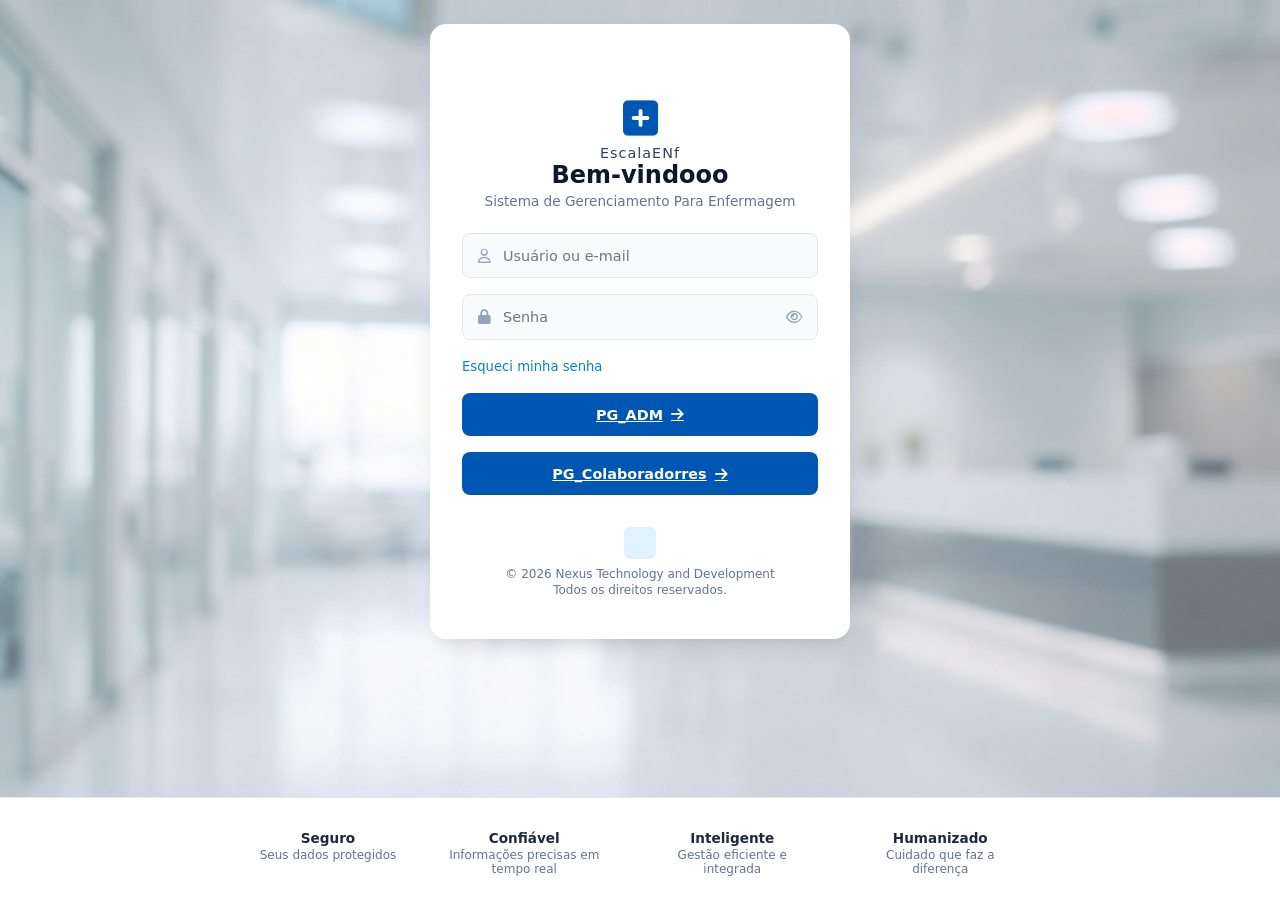
<file: index.html>
<!DOCTYPE html>
<html lang="en">
<head>
    <meta charset="UTF-8">
    <meta name="viewport" content="width=device-width, initial-scale=1.0">
    <title>EscalaENf</title>
      <!-- Ícones do FontAwesome -->
  <link rel="stylesheet"  href="https://cdnjs.cloudflare.com/ajax/libs/font-awesome/6.4.0/css/all.min.css" />
  <link rel="stylesheet" href="style.css" />

</head>
<body>
    

  <div class="login-wrapper">
   

    <!-- Card de Login -->
    <main class="login-card">
      <div class="drag-handle"></div>
      
      <div class="card-header">
         <!-- Header / Logo (Mobile e Desktop) -->
    <header class="logo-container">
      <div class="hospital-logo">
        <i class="fa-solid fa-square-plus main-cross"></i>
      </div>
      <span class="logo-sub">EscalaENf</span>
     
    </header>

        <h2>Bem-vindooo</h2>
        <p>Sistema de Gerenciamento Para Enfermagem</p>
      </div>

      <form class="login-form" id="loginForm">
        <!-- Campo Usuário -->
        <div class="input-group">
          <i class="fa-regular fa-user input-icon"></i>
          <input type="text" id="username" placeholder="Usuário ou e-mail" required />
        </div>

        <!-- Campo Senha -->
        <div class="input-group">
          <i class="fa-solid fa-lock input-icon"></i>
          <input type="password" id="password" placeholder="Senha" required />
          <i class="fa-regular fa-eye toggle-password" id="togglePassword"></i>
        </div>

        <!-- Opções (Lembrar-me e Esqueci minha senha) -->
        <div class="form-options">
          
          </label>
          <a href="#" class="forgot-password">Esqueci minha senha</a>
        </div>

        <!-- Botões de Ação -->
        <!--<button type="submit" class="btn btn-primary">
          <span>Entrar</span>
          <i class="fa-solid fa-arrow-right"></i>
        </button>-->
       
        <a href="gerencia.html" class="btn btn-primary">
    <span>PG_ADM</span>
    <i class="fa-solid fa-arrow-right"></i>
</a>
    <a href="colaboradores.html" class="btn btn-primary">
    <span>PG_Colaboradorres</span>
    <i class="fa-solid fa-arrow-right"></i>
</a>
      </form>

      <!-- Rodapé do Card -->
      <footer class="card-footer">
        <div class="badge-shield">
          <i class="fa-shield-halved"></i>
        </div>
        <div class="copyright">
          <p>© 2026 Nexus Technology and Development</p>
          <p>Todos os direitos reservados.</p>
        </div>
      </footer>
    </main>

    <!-- Seção de Recursos (Rodapé no Desktop, oculto/adaptado no Mobile) -->
    <section class="features-section">
      <div class="feature-card">
        <div class="feature-icon"><i class="fa-shield-halved"></i></div>
        <h3>Seguro</h3>
        <p>Seus dados protegidos</p>
      </div>
      <div class="feature-card">
        <div class="feature-icon"><i class="fa-user-group"></i></div>
        <h3>Confiável</h3>
        <p>Informações precisas em tempo real</p>
      </div>
      <div class="feature-card">
        <div class="feature-icon"><i class="fa-chart-simple"></i></div>
        <h3>Inteligente</h3>
        <p>Gestão eficiente e integrada</p>
      </div>
      <div class="feature-card">
        <div class="feature-icon"><i class="fa-heart-pulse"></i></div>
        <h3>Humanizado</h3>
        <p>Cuidado que faz a diferença</p>
      </div>
    </section>

    <!-- Banner Mobile Footer -->
    <div class="mobile-footer-banner">
      <svg class="pulse-wave" viewBox="0 0 100 30" preserveAspectRatio="none">
        <path d="M0,15 L35,15 L40,5 L45,25 L50,0 L55,30 L60,10 L65,18 L70,15 L100,15" fill="none" stroke="#60a5fa" stroke-width="2"/>
      </svg>
      <p>Tecnologia e cuidado<br>caminhando juntos pela vida.</p>
    </div>
  </div>

  <script src="script.js"></script>


</body>
</html>
</file>
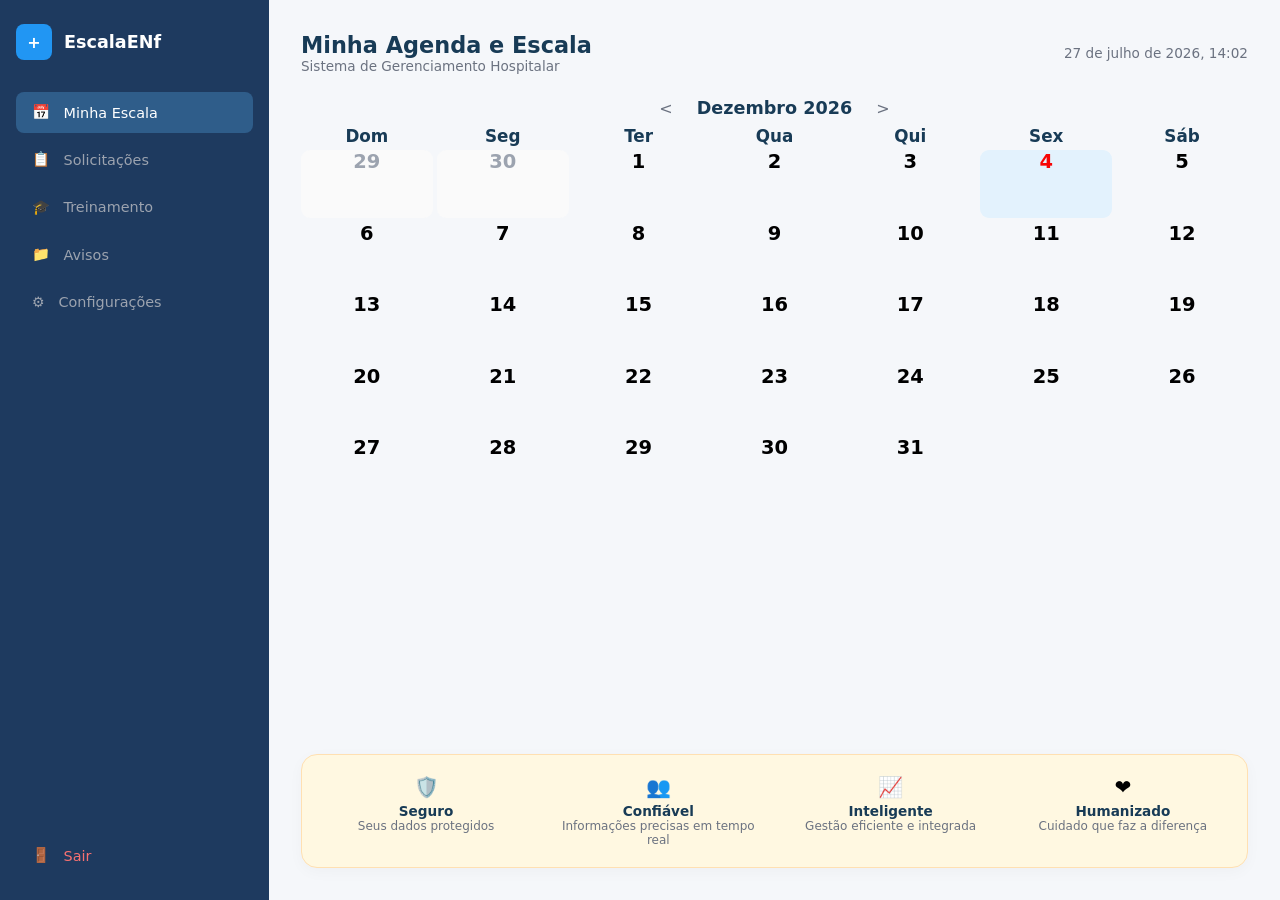
<file: colaboradores.html>
<!DOCTYPE html>
<html lang="pt-BR">
<head>
    <meta charset="UTF-8">
    <meta name="viewport" content="width=device-width, initial-scale=1.0">
    <title>EscalaEnf</title>
    <link rel="stylesheet" href="style.css">
</head>
<body>

    <div class="hsl-app-container">
        
        <!-- BOTÃO HAMBURGUER (Mobile) -->
        <button class="hsl-hamburger-btn" id="hslHamburger">☰</button>

        <!-- MENU LATERAL -->
        <aside class="hsl-sidebar" id="hslSidebar">
            <div class="hsl-brand">
                <div class="hsl-brand-icon">+</div>
                <div class="hsl-brand-text">                    
                    <h2>EscalaENf</h2>
                </div>
            </div>
<nav class="hsl-nav-menu">
    <a href="#" class="hsl-nav-item hsl-active" data-target="painel-funcionario"><span>📅</span> Minha Escala</a>
    <!--<a href="#" class="hsl-nav-item" data-target="minha-escala"><span></span></a>-->
    <a href="#" class="hsl-nav-item" data-target="solicitacoes"><span>📋</span> Solicitações</a>
    <a href="#" class="hsl-nav-item" data-target="treinamento"><span>🎓</span> Treinamento</a>
    <a href="#" class="hsl-nav-item" data-target="perfil-documentos"><span>📁</span>Avisos</a>
    <a href="#" class="hsl-nav-item" data-target="configuracoes"><span>⚙️</span> Configurações</a>
</nav>
<div class="hsl-sidebar-footer">
        <a href="index.html" class="hsl-nav-item hsl-logout"><span>🚪</span> Sair</a>
    </div>
</aside>
        </aside>

        <!-- CONTEÚDO PRINCIPAL -->
        <main class="hsl-main-content">
            <header class="hsl-topbar">
                <div class="hsl-breadcrumb">
                    <h2>Minha Agenda e Escala</h2>
                    <p>Sistema de Gerenciamento Hospitalar</p>
                </div>
                <div class="hsl-user-profile-top">
                    <span class="hsl-date-time">27 de julho de 2026, 14:02</span>
                    
  <!-- ALERTA DE TREINAMENTO 
                <div class="hsl-alert-card">
                    <div class="hsl-alert-icon">⚠️</div>
                    <div class="hsl-alert-text">
                        <h4>Atenção</h4>
                        <p>Atualização de Treinamento Obrigatório. Atualização do Sistema.</p>
                    </div>
                </div>-->

                </div>
            </header>




            <!-- CARD PRINCIPAL (CALENDÁRIO E AVISO) -->
           <section id="painel-funcionario" class="hsl-conteudo-pagina">
                
              

                <!-- CABEÇALHO DO CALENDÁRIO -->
                <div class="hsl-calendar-header">
                    <button class="hsl-cal-nav">&lt;</button>
                    <h3>Julho 2026</h3>
                    <button class="hsl-cal-nav">&gt;</button>
                </div>

                <!-- TABELA DO CALENDÁRIO -->
                <div class="hsl-calendar-grid">
                    <div class="hsl-cal-day-name">Jan</div>
                    <div class="hsl-cal-day-name">Mar</div>
                    <div class="hsl-cal-day-name">Mar</div>
                    <div class="hsl-cal-day-name">Jul</div>
                    <div class="hsl-cal-day-name">Out</div>
                    <div class="hsl-cal-day-name">Sep</div>
                    <div class="hsl-cal-day-name">Out</div>

                    <!-- Linha 1 -->
                    <div class="hsl-cal-cell hsl-muted">29</div>
                    <div class="hsl-cal-cell hsl-muted">29</div>
                    <div class="hsl-cal-cell hsl-muted">30</div>
                    <div class="hsl-cal-cell hsl-muted">30</div>
                    <div class="hsl-cal-cell hsl-muted">31</div>
                    <div class="hsl-cal-cell hsl-muted">31</div>
                    <div class="hsl-cal-cell">1</div>

                    <!-- Linha 2 -->
                    <div class="hsl-cal-cell">1</div>
                    <div class="hsl-cal-cell">2</div>
                    <div class="hsl-cal-cell hsl-has-event hsl-blue-event">2<span>2196F3</span></div>
                    <div class="hsl-cal-cell">3</div>
                    <div class="hsl-cal-cell">3</div>
                    <div class="hsl-cal-cell">4</div>
                    <div class="hsl-cal-cell">4</div>

                    <!-- Linha 3 -->
                    <div class="hsl-cal-cell">5</div>
                    <div class="hsl-cal-cell">5</div>
                    <div class="hsl-cal-cell">6</div>
                    <div class="hsl-cal-cell">6</div>
                    <div class="hsl-cal-cell hsl-has-event hsl-blue-event">7<span>2196F3</span></div>
                    <div class="hsl-cal-cell hsl-has-event hsl-blue-event">8<span>219673</span></div>
                    <div class="hsl-cal-cell">9</div>

                    <!-- Linha 4 -->
                    <div class="hsl-cal-cell">9</div>
                    <div class="hsl-cal-cell">10</div>
                    <div class="hsl-cal-cell">10</div>
                    <div class="hsl-cal-cell">11</div>
                    <div class="hsl-cal-cell">11</div>
                    <div class="hsl-cal-cell">12</div>
                    <div class="hsl-cal-cell">12</div>

                    <!-- Linha 5 -->
                    <div class="hsl-cal-cell">13</div>
                    <div class="hsl-cal-cell">13</div>
                    <div class="hsl-cal-cell">14</div>
                    <div class="hsl-cal-cell">14</div>
                    <div class="hsl-cal-cell">15</div>
                    <div class="hsl-cal-cell">15</div>
                    <div class="hsl-cal-cell">16</div>
                </div>
            </section>
<!-- Seção 2: Minha Escala -->
    <section id="minha-escala" class="hsl-conteudo-pagina" style="display: none;">
        <h2>Minha Escala</h2>
        <p>Conteúdo da escala...</p>
    </section>

    <!-- Seção 3: Solicitações -->
    <section id="solicitacoes" class="hsl-conteudo-pagina" style="display: none;">
        <h2>Solicitações</h2>
        <p>Conteúdo de solicitações...</p>
    </section>

    <!-- Seção 4: Treinamento -->
    <section id="treinamento" class="hsl-conteudo-pagina" style="display: none;">
        <h2>Treinamento</h2>
        <p>Conteúdo de treinamento...</p>
    </section>

    <!-- Seção 5: Perfil e Documentos -->
    <section id="perfil-documentos" class="hsl-conteudo-pagina" style="display: none;">
        <h2>Perfil e Documentos</h2>
        <p>Conteúdo de perfil...</p>
    </section>

    <!-- Seção 6: Configurações -->
    <section id="configuracoes" class="hsl-conteudo-pagina" style="display: none;">
        <h2>Configurações</h2>
        <p>Conteúdo de configurações...</p>
    </section>

            <!-- RODAPÉ DE RECURSOS (Grudado no fim) -->
            <footer class="hsl-desktop-features-footer">
                <div class="hsl-feat-col">
                    <span class="hsl-feat-icon">🛡️</span>
                    <h4>Seguro</h4>
                    <p>Seus dados protegidos</p>
                </div>
                <div class="hsl-feat-col">
                    <span class="hsl-feat-icon">👥</span>
                    <h4>Confiável</h4>
                    <p>Informações precisas em tempo real</p>
                </div>
                <div class="hsl-feat-col">
                    <span class="hsl-feat-icon">📈</span>
                    <h4>Inteligente</h4>
                    <p>Gestão eficiente e integrada</p>
                </div>
                <div class="hsl-feat-col">
                    <span class="hsl-feat-icon">❤️</span>
                    <h4>Humanizado</h4>
                    <p>Cuidado que faz a diferença</p>
                </div>
            </footer>
        </main>

    </div>

    <script src="script.js"></script>
</body>
</html>
</file>
<file: style.css>
/* RESET E VARIÁVEIS GLOBAL */
:root {
    /* Fundos */
    --bg-principal: #F5F7FA;
    --bg-cards: #FFFFFF;
    --bg-cards-2: #F8FBFF;
    
    /* Menu */
    --menu-principal: #1E3A5F;
    --menu-secundario: #2F5D8A;
    
    /* Alertas e Cards Especiais */
    --card-alerta: #FFF8E1;
    
    /* Tipografia (Títulos e Textos) */
    --titulo-principal: #183B56;
    --subtitulo: #4B5563;
    --paragrafo-principal: #6B7280;
    --paragrafo-secundario: #9CA3AF;
    
    /* Botões e Ações */
    --btn-principal: #1976D2;
    --btn-secundario: #2E7D32;
    --btn-terciario: #6C757D;
    
    /* Estados das Informações */
    --status-sucesso: #4CAF50;
    --status-atencao: #FFC107;
    --status-erro: #D32F2F;
    --status-informacao: #2196F3;
}
* {
  margin: 0;
  padding: 0;
  box-sizing: border-box;
  font-family: 'Segoe UI', system-ui, -apple-system, BlinkMacSystemFont, Roboto, sans-serif;
}

:root {
  --primary-blue: #0056b3;
  --primary-hover: #004085;
  --text-dark: #1e293b;
  --text-muted: #64748b;
  --bg-input: #f8fafc;
  --border-color: #e2e8f0;
  --green-accent: #16a34a;
}

body, html {
  height: 100%;
  width: 100%;
}

/* LAYOUT PRINCIPAL (DESKTOP) */
.login-wrapper {
  min-height: 100vh;
  width: 100%;
  display: flex;
  flex-direction: column;
  justify-content: space-between;
  align-items: center;
  background: linear-gradient(rgba(255, 255, 255, 0.2), rgba(255, 255, 255, 0.2)),
              url('./IMG/fundoLogin3.png') center/cover no-repeat;
  position: relative;
  overflow-x: hidden;
}

/* HEADER / LOGO */
.logo-container {
  display: flex;
  flex-direction: column;
  align-items: center;
  margin-top: 2rem;
  z-index: 2;
}

.hospital-logo {
  font-size: 2.5rem;
  color: var(--primary-blue);
  margin-bottom: 0.2rem;
}

.logo-sub {
  font-size: 0.9rem;
  color: #334155;
  letter-spacing: 1px;
}

.logo-title {
  font-size: 1.8rem;
  color: #0f172a;
  font-weight: 700;
  line-height: 1.1;
}

/* CARD DE LOGIN */
.login-card {
  background: #ffffff;
  border-radius: 16px;
  padding: 2.5rem 2rem;
  width: 100%;
  max-width: 420px;
  box-shadow: 0 10px 25px -5px rgba(0, 0, 0, 0.1), 0 8px 10px -6px rgba(0, 0, 0, 0.05);
  z-index: 2;
  margin: 1.5rem 0;
}

.drag-handle {
  display: none;
}

.card-header {
  text-align: center;
  margin-bottom: 1.5rem;
}

.card-header h2 {
  font-size: 1.5rem;
  color: #0f172a;
  font-weight: 700;
}

.card-header p {
  font-size: 0.85rem;
  color: var(--text-muted);
  margin-top: 0.25rem;
}

/* FORMULÁRIO */
.login-form {
  display: flex;
  flex-direction: column;
  gap: 1rem;
}

.input-group {
  position: relative;
  display: flex;
  align-items: center;
}

.input-icon {
  position: absolute;
  left: 1rem;
  color: #94a3b8;
  font-size: 0.9rem;
}

.toggle-password {
  position: absolute;
  right: 1rem;
  color: #94a3b8;
  cursor: pointer;
  font-size: 0.9rem;
}

.input-group input {
  width: 100%;
  padding: 0.85rem 2.5rem;
  background-color: var(--bg-input);
  border: 1px solid var(--border-color);
  border-radius: 8px;
  font-size: 0.9rem;
  color: var(--text-dark);
  outline: none;
  transition: all 0.2s ease;
}

.input-group input:focus {
  border-color: var(--primary-blue);
  background-color: #fff;
  box-shadow: 0 0 0 3px rgba(0, 86, 179, 0.1);
}

/* OPÇÕES */
.form-options {
  display: flex;
  justify-content: space-between;
  align-items: center;
  font-size: 0.825rem;
  margin: 0.2rem 0;
}

.remember-me {
  display: flex;
  align-items: center;
  gap: 0.5rem;
  color: var(--text-dark);
  cursor: pointer;
  user-select: none;
}

.forgot-password {
  color: #0284c7;
  text-decoration: none;
  font-weight: 500;
}

.forgot-password:hover {
  text-decoration: underline;
}

/* BOTÕES */
.btn {
  width: 100%;
  padding: 0.85rem;
  border-radius: 8px;
  font-size: 0.9rem;
  font-weight: 600;
  border: none;
  cursor: pointer;
  display: flex;
  align-items: center;
  justify-content: center;
  gap: 0.5rem;
  transition: background 0.2s;
}

.btn-primary {
  background-color: var(--primary-blue);
  color: #ffffff;
}

.btn-primary:hover {
  background-color: var(--primary-hover);
}

.btn-secondary {
  background-color: #f8fafc;
  color: var(--green-accent);
  border: 1px solid #cbd5e1;
}

.btn-secondary:hover {
  background-color: #f1f5f9;
}

/* CARD FOOTER */
.card-footer {
  margin-top: 2rem;
  display: flex;
  flex-direction: column;
  align-items: center;
  gap: 0.5rem;
  text-align: center;
}

.badge-shield {
  width: 32px;
  height: 32px;
  background-color: #e0f2fe;
  color: #0284c7;
  border-radius: 6px;
  display: flex;
  align-items: center;
  justify-content: center;
  font-size: 0.85rem;
}

.copyright {
  font-size: 0.75rem;
  color: var(--text-muted);
  line-height: 1.3;
}

/* SEÇÃO RECURSOS (DESKTOP) */
.features-section {
  width: 100%;
  background: #ffffff;
  padding: 1.5rem 1rem;
  display: flex;
  justify-content: center;
  gap: 3rem;
  border-top: 1px solid var(--border-color);
  z-index: 2;
}

.feature-card {
  display: flex;
  flex-direction: column;
  align-items: center;
  text-align: center;
  max-width: 160px;
}

.feature-icon {
  font-size: 1.25rem;
  color: var(--primary-blue);
  margin-bottom: 0.5rem;
}

.feature-card h3 {
  font-size: 0.85rem;
  color: var(--text-dark);
  font-weight: 600;
}

.feature-card p {
  font-size: 0.75rem;
  color: var(--text-muted);
  margin-top: 0.1rem;
}

.mobile-footer-banner {
  display: none;
}
/* Esconde todas as abas por padrão */
.hsl-tab-content {
    display: none;
    opacity: 0;
    transition: opacity 0.3s ease-in-out;
}

/* Mostra e anima a aba ativa */
.hsl-tab-content.hsl-active-tab {
    display: flex;
    flex-direction: column;
    flex-grow: 1;
    animation: hslFadeIn 0.4s forwards;
}

@keyframes hslFadeIn {
    from {
        opacity: 0;
        transform: translateY(8px);
    }
    to {
        opacity: 1;
        transform: translateY(0);
    }
}



/*Gerencia*/
* {
    margin: 0;
    padding: 0;
    box-sizing: border-box;
    font-family: 'Segoe UI', system-ui, sans-serif;
}

body, html {
    height: 100%;
    width: 100%;
    background-color: var(--bg-principal);
}

.hsl-app-container {
    display: flex;
    min-height: 100vh;
    width: 100%;
}

/* Botão Hambúrguer oculto no desktop */
.hsl-hamburger-btn {
    display: none;
}

/* Sidebar padrão (Desktop) */
.hsl-sidebar {
    width: 260px;
    background-color: var(--menu-principal);
    color: #ffffff;
    display: flex;
    flex-direction: column;
    justify-content: space-between;
    padding: 1.5rem 1rem;
    height: 100vh;
    position: sticky;
    top: 0;
}

.hsl-brand {
    display: flex;
    align-items: center;
    gap: 0.75rem;
    margin-bottom: 2rem;
}

.hsl-brand-icon {
    width: 36px;
    height: 36px;
    background-color: #2196f3;
    color: #fff;
    border-radius: 8px;
    display: flex;
    align-items: center;
    justify-content: center;
    font-weight: bold;
}

.hsl-brand-text h1 { font-size: 0.85rem; color: #b8aa94; font-weight: 400; }
.hsl-brand-text h2 { font-size: 1.1rem; color: #ffffff; }

.hsl-nav-menu {
    display: flex;
    flex-direction: column;
    gap: 0.4rem;
    flex-grow: 1;
}

.hsl-nav-item {
    display: flex;
    align-items: center;
    gap: 0.85rem;
    padding: 0.75rem 1rem;
    color: #b7b894;
    text-decoration: none;
    border-radius: 8px;
    font-size: 0.9rem;
}

.hsl-nav-item:hover, .hsl-nav-item.hsl-active {
    background-color: rgba(255, 255, 255, 0.08);
    color: #ffffff;
}

.hsl-logout { color: #f87171; }

.hsl-main-content {
    flex-grow: 1;
    display: flex;
    flex-direction: column;
    justify-content: space-between;
    padding: 2rem;
    overflow-y: auto;
    /* Remova o max-height se houver e ajuste para min-height: 100vh */
    min-height: 100vh;
}

.hsl-topbar {
    display: flex;
    justify-content: space-between;
    align-items: center;
    margin-bottom: 1.5rem;
    color: var(--titulo-principal);
}

.hsl-breadcrumb h2 { font-size: 1.4rem; }
.hsl-breadcrumb p { font-size: 0.85rem; color: var(--subtitulo); }

.hsl-user-profile-top {
    display: flex;
    align-items: center;
    gap: 1rem;
}

.hsl-date-time { font-size: 0.85rem; color: #cbd5e1; }

.hsl-avatar {
    width: 40px;
    height: 40px;
    border-radius: 50%;
    overflow: hidden;
}

.hsl-avatar img { width: 100%; height: 100%; object-fit: cover; }

.hsl-dashboard-card {
    background-color: #ffffff;
    border-radius: 16px;
    padding: 1.75rem;
    box-shadow: 0 10px 25px rgba(0, 0, 0, 0.1);
    margin-bottom: 1.5rem;    
    flex-grow: 1;
    display: flex;
    flex-direction: column;
    justify-content: space-between;
}
.hsl-main-content {
    flex-grow: 1;
    display: flex;
    flex-direction: column;
    justify-content: space-between; /* Joga o card para cima e o rodapé para o fundo */
    padding: 2rem;
    min-height: 100vh;
    box-sizing: border-box;
}
/* Estilo padrão (Desktop) */
.hsl-desktop-features-footer {
    display: grid;
    grid-template-columns: repeat(4, 1fr);
    gap: 1.5rem;
    background: var(--card-alerta); /* #FFF8E1 */
    padding: 1.5rem 1.25rem;
    border-radius: 16px;
    margin-top: auto;
    box-shadow: 0 4px 15px rgba(0, 0, 0, 0.05);
    border: 1px solid #FFE0B2; /* Uma bordinha sutil um pouco mais escura */
}

.hsl-feat-col {
    display: flex;
    flex-direction: column;
    align-items: center;
    text-align: center;
}

.hsl-feat-icon {
    font-size: 1.25rem;
    margin-bottom: 0.25rem;
}

.hsl-feat-col h4 {
    font-size: 0.85rem;
    color: #1e293b;
}

.hsl-feat-col p {
    font-size: 0.75rem;
    color: #64748b;
}



/*colaboradores*/
* {
    margin: 0;
    padding: 0;
    box-sizing: border-box;
    font-family: 'Segoe UI', system-ui, sans-serif;
}

html, body {
    height: 100%;
    background-color: var(--bg-principal);
}

.hsl-app-container {
    display: flex;
    height: 100vh;
    width: 100%;
    overflow: hidden;
}

/* Botão Hambúrguer (Oculto no Desktop) */
.hsl-hamburger-btn {
    display: none;
}

/* Menu Lateral */
.hsl-sidebar {
    width: 280px;
    background-color: var(--menu-principal);
    color: #ffffff;
    display: flex;
    flex-direction: column;
    justify-content: space-between;
    padding: 1.5rem 1rem;
    height: 100vh;
}

.hsl-brand {
    display: flex;
    align-items: center;
    gap: 0.75rem;
    margin-bottom: 2rem;
}

.hsl-brand-icon {
    width: 36px;
    height: 36px;
    background-color: var(--status-informacao);
    color: #fff;
    border-radius: 8px;
    display: flex;
    align-items: center;
    justify-content: center;
    font-weight: bold;
}

.hsl-brand-text h1 { font-size: 0.85rem; color: var(--paragrafo-secundario); font-weight: 400; }
.hsl-brand-text h2 { font-size: 1.1rem; color: #ffffff; }

.hsl-nav-menu {
    display: flex;
    flex-direction: column;
    gap: 0.4rem;
    flex-grow: 1;
}

.hsl-nav-item {
    display: flex;
    align-items: center;
    gap: 0.85rem;
    padding: 0.75rem 1rem;
    color: var(--paragrafo-secundario);
    text-decoration: none;
    border-radius: 8px;
    font-size: 0.9rem;
    transition: background 0.2s;
}

.hsl-nav-item:hover, .hsl-nav-item.hsl-active {
    background-color: var(--menu-secundario);
    color: #ffffff;
}

.hsl-logout { color: #f87171; }

/* Conteúdo Principal */
.hsl-main-content {
    flex-grow: 1;
    display: flex;
    flex-direction: column;
    justify-content: space-between; /* Empurra o rodapé para o fim absoluto da tela */
    padding: 2rem;
    height: 100vh;
    box-sizing: border-box;
    overflow-y: auto;
}

.hsl-topbar {
    display: flex;
    justify-content: space-between;
    align-items: center;
    margin-bottom: 1.5rem;
}

.hsl-breadcrumb h2 { font-size: 1.4rem; color: var(--titulo-principal); }
.hsl-breadcrumb p { font-size: 0.85rem; color: var(--paragrafo-principal); }

.hsl-user-profile-top {
    display: flex;
    align-items: center;
    gap: 1rem;
}

.hsl-date-time { font-size: 0.85rem; color: var(--paragrafo-principal); }

.hsl-avatar {
    width: 40px;
    height: 40px;
    border-radius: 50%;
    overflow: hidden;
}
.hsl-avatar img { width: 100%; height: 100%; object-fit: cover; }

/* Card Principal com o Calendário e Alerta */
.hsl-dashboard-card {
    background-color: var(--bg-cards);
    border-radius: 16px;
    padding: 1.5rem;
    box-shadow: 0 10px 25px rgba(0, 0, 0, 0.05);
    display: flex;
    flex-direction: column;
    gap: 1.25rem;
}

/* Alerta de Treinamento */
.hsl-alert-card {
    background-color: var(--card-alerta);
    border: 1px solid #FFE0B2;
    border-radius: 12px;
    padding: 0.85rem 1.25rem;
    display: flex;
    align-items: center;
    gap: 1rem;
    max-width: 320px;
    margin-left: auto;
}

.hsl-alert-icon { font-size: 1.25rem; }
.hsl-alert-text h4 { font-size: 0.85rem; color: #8D6E63; font-weight: 600; }
.hsl-alert-text p { font-size: 0.75rem; color: #795548; }

/* Calendário */
.hsl-calendar-header {
    display: flex;
    align-items: center;
    justify-content: center;
    gap: 1.5rem;
    margin-bottom: 0.5rem;
}

.hsl-calendar-header h3 { font-size: 1.1rem; color: var(--titulo-principal); }
.hsl-cal-nav { background: none; border: none; font-size: 1rem; cursor: pointer; color: var(--paragrafo-principal); }

.hsl-calendar-grid {
    display: grid;
    grid-template-columns: repeat(7, 1fr);
    gap: 4px;
    text-align: center;
}

.hsl-cal-day-name {
    font-size: 1.05rem !important;
    font-weight: 700 !important;
    color: var(--titulo-principal) !important;
}

.hsl-cal-cell {
    min-height: 67.5px !important; /* Reduzido 10% de 75px */
    font-size: 1.215rem !important; /* Reduzido 10% de 1.35rem */
    font-weight: 600 !important;   /* Mantém o número encorpado e visível */
    border-radius: 9px !important; /* Proporcional ao ajuste */
}

.hsl-cal-cell.hsl-muted { color: var(--paragrafo-secundario); background-color: #FAFAFA; }
.hsl-cal-cell.hsl-blue-event { background-color: #E3F2FD; color: #f70505; font-weight: 600; }
.hsl-cal-cell span { font-size: 0.6rem; color: #1976D2; margin-top: 2px; }

/* Rodapé de Recursos (Grudado embaixo) */
.hsl-desktop-features-footer {
    display: grid;
    grid-template-columns: repeat(4, 1fr);
    gap: 1.5rem;
    background: var(--card-alerta);
    padding: 1.25rem;
    border-radius: 16px;
    box-shadow: 0 4px 15px rgba(0, 0, 0, 0.03);
    border: 1px solid #FFE0B2;
}

.hsl-feat-col {
    display: flex;
    flex-direction: column;
    align-items: center;
    text-align: center;
}

.hsl-feat-icon { font-size: 1.25rem; margin-bottom: 0.25rem; }
.hsl-feat-col h4 { font-size: 0.85rem; color: var(--titulo-principal); font-weight: 600; }
.hsl-feat-col p { font-size: 0.75rem; color: var(--paragrafo-principal); }







/* =======================================
   RESPONSIVIDADE (MOBILE / DISPOSITIVOS PEQUENOS)
   ======================================= */
@media (max-width: 768px) {
  .login-wrapper {
    justify-content: flex-start;
    background-position: top center;
  }

  .logo-container {
    margin-top: 3rem;
    margin-bottom: 1.5rem;
  }

  /* Card adaptado para o estilo "Sheet" na parte inferior do mobile */
  .login-card {
    border-bottom-left-radius: 0;
    border-bottom-right-radius: 0;
    border-top-left-radius: 24px;
    border-top-right-radius: 24px;
    margin: auto 0 0 0;
    padding: 1rem 1.5rem 2rem 1.5rem;
    max-width: 100%;
    box-shadow: 0 -4px 20px rgba(0, 0, 0, 0.15);
  }

  /* Indicador visual de "arrastar" comum no mobile */
  .drag-handle {
    display: block;
    width: 36px;
    height: 4px;
    background-color: #cbd5e1;
    border-radius: 2px;
    margin: 0 auto 1.2rem auto;
  }

  .features-section {
    display: none; /* Oculta a lista do desktop */
  }

  /* Banner escuro com eletrocardiograma do Mobile */
  .mobile-footer-banner {
    display: flex;
    flex-direction: column;
    align-items: center;
    justify-content: center;
    background-color: #03254c;
    width: 100%;
    padding: 1.5rem 1rem 2rem 1rem;
    color: #ffffff;
    text-align: center;
  }

  .pulse-wave {
    width: 120px;
    height: 35px;
    margin-bottom: 0.5rem;
  }

  .mobile-footer-banner p {
    font-size: 0.8rem;
    color: #e2e8f0;
    line-height: 1.3;
  }



  /*gerencia*/

  .hsl-app-container {
    display: flex;
    min-height: 100vh;
    width: 100%;
    }

    /* Mostra o botão hambúrguer no topo */
    .hsl-hamburger-btn {
        display: block;
        position: fixed;
        top: 1rem;
        left: 1rem;
        z-index: 1000;
        background: #2196f3;
        color: white;
        border: none;
        font-size: 1.5rem;
        padding: 0.5rem 0.75rem;
        border-radius: 8px;
        cursor: pointer;
    }

    /* Esconde o menu por padrão para fora da tela */
    .hsl-sidebar {
        position: fixed;
        top: 0;
        left: -280px;
        width: 260px;
        height: 100%;
        z-index: 999;
        transition: left 0.3s ease;
    }

    /* Classe ativada via JS para mostrar o menu */
    .hsl-sidebar.hsl-show-menu {
        left: 0;
    }

    .hsl-main-content {
        padding: 5rem 1rem 1rem 1rem; /* Dá espaço para o botão hambúrguer fixo */
    }
    .hsl-desktop-features-footer {
        display: grid;
        grid-template-columns: repeat(2, 1fr);
        gap: 1rem;
        background: #ffffff;
        padding: 1rem;
        border-radius: 12px;
        margin-top: 1.5rem;
    }



    /*COLABORADORES*/
   .hsl-app-container {
        flex-direction: column;
        overflow-x: hidden;
    }
    
    /* Botão Hambúrguer visível e flutuante */
    .hsl-hamburger-btn {
        display: flex;
        align-items: center;
        justify-content: center;
        position: fixed;
        top: 1rem;
        left: 1rem;
        z-index: 1000;
        background: var(--btn-principal);
        color: white;
        border: none;
        font-size: 1.25rem;
        width: 40px;
        height: 40px;
        border-radius: 8px;
        cursor: pointer;
        box-shadow: 0 4px 10px rgba(0,0,0,0.15);
    }

    /* Menu Lateral Escondido por padrão na tela pequena */
    .hsl-sidebar {
        position: fixed;
        top: 0;
        left: -280px; /* Joga o menu para fora da tela à esquerda */
        width: 280px;
        height: 100vh;
        z-index: 999;
        transition: left 0.3s ease-in-out; /* Animação suave */
        box-shadow: 5px 0 15px rgba(0,0,0,0.2);
    }

    /* CLASSE QUE O JS ADICIONA PARA MOSTRAR O MENU */
    .hsl-sidebar.hsl-show-menu {
        left: 0; /* Traz o menu para dentro da tela */
    }

    .hsl-main-content {
        padding: 4.5rem 1rem 1rem 1rem;
        height: auto;
        overflow-y: visible;
    }
    
    .hsl-desktop-features-footer {
        grid-template-columns: repeat(2, 1fr);
        margin-top: 1.5rem;
    }
}
</file>
